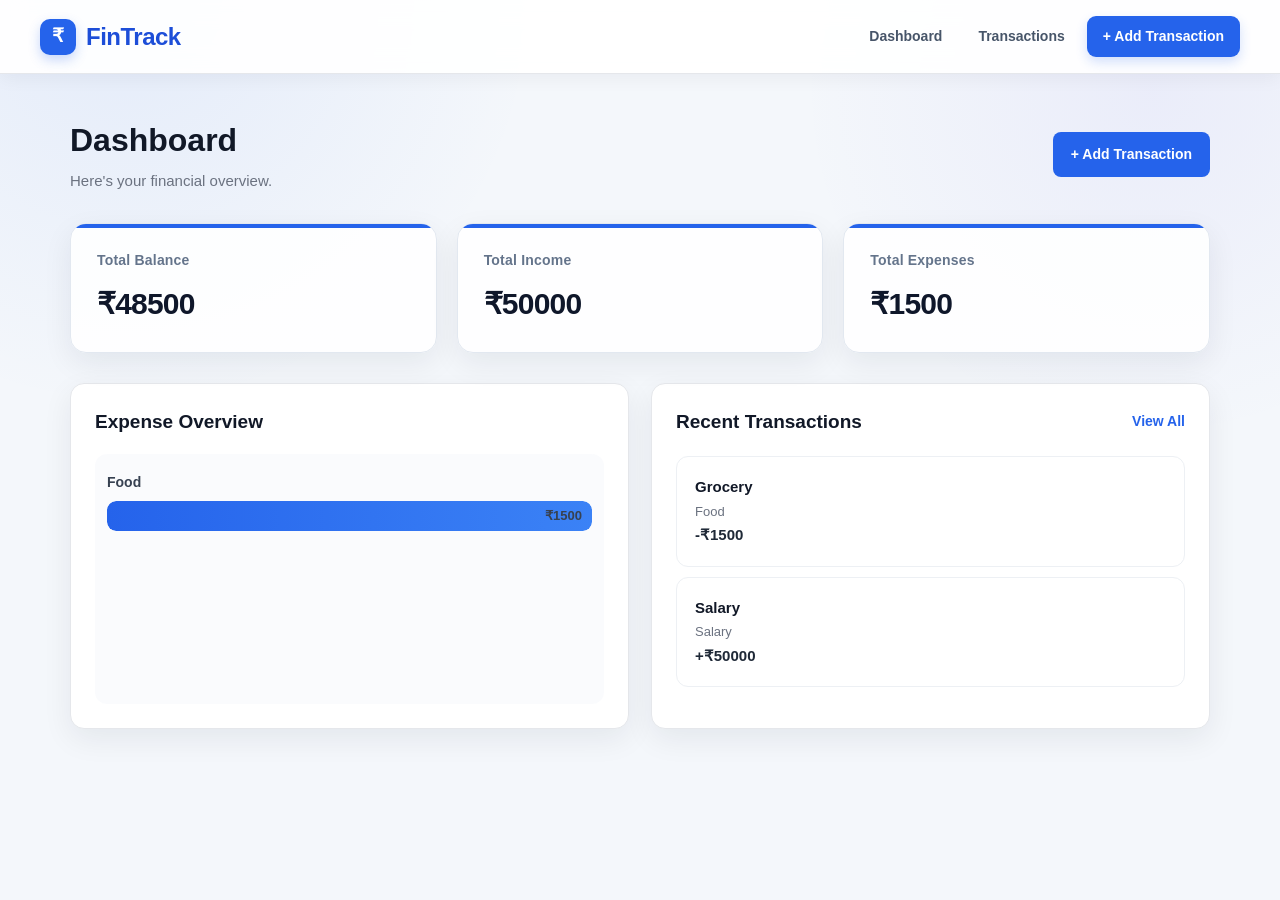
<file: index.html>
<!DOCTYPE html>
<html lang="en">
  <head>
    <meta charset="UTF-8" />
    <meta name="viewport" content="width=device-width, initial-scale=1.0">
  
    <title>FinTrack - Personal Finance Manager</title>

    <link rel="stylesheet" href="styles.css">

  </head>

  <body>
  
    <!--Navigation Bar-->
    <header class="navbar">
      <div class="logo">
        <span class="logo-icon">₹</span>
        <span>FinTrack</span>
      </div>
    
      <nav>
        <a href="index.html">Dashboard</a>
        <a href="transactions.html">Transactions</a>
        <a href="add-transaction.html" class="nav-add-btn">
          + Add Transaction
        </a>
      </nav>
    </header>

    <!--Main Dashboard-->
    <main class="dashboard">

      <!--Dashboard Header-->
      <section class="dashboard-header">

        <div>
          <h1>Dashboard</h1>
          <p>Here's your financial overview.</p>
        </div>

        <a href="add-transaction.html" class="add-btn">
          + Add Transaction
        </a>
      </section>

      <!--Summary Card-->
      <section class="summary-cards">
        
        <div class="summary-card">
          <h3>Total Balance</h3>
          <p id="total-balance">₹0</p>
        </div>

        <div class="summary-card">
          <h3>Total Income</h3>
          <p id="total-income">₹0</p>
        </div>

        <div class="summary-card">
          <h3>Total Expenses</h3>
          <p id="total-expenses">₹0</p>
        </div>

      </section>

      <!--Dashboard Content-->
      <section class="dashboard-content">

        <!--Expense Overview-->
        <div class="expense-overview">
          <h2>Expense Overview</h2>

          <div class="chart-container">
            <div id="expense-chart"></div>
          </div>

        </div>

        <!--Recent Transactions-->
        <div class="recent-transactions">
          <div class="section-header">
            <h2>Recent Transactions</h2>
            <a href="transactions.html">
              View All
            </a>
          </div>

          <div
          id="recent-transactions-list">
          <p>No transactions available.</p>
          </div>
        </div>
      </section>
    </main>

    <!--JavaScript-->
    <script src="script.js"></script>

  </body>
  </html>
</file>
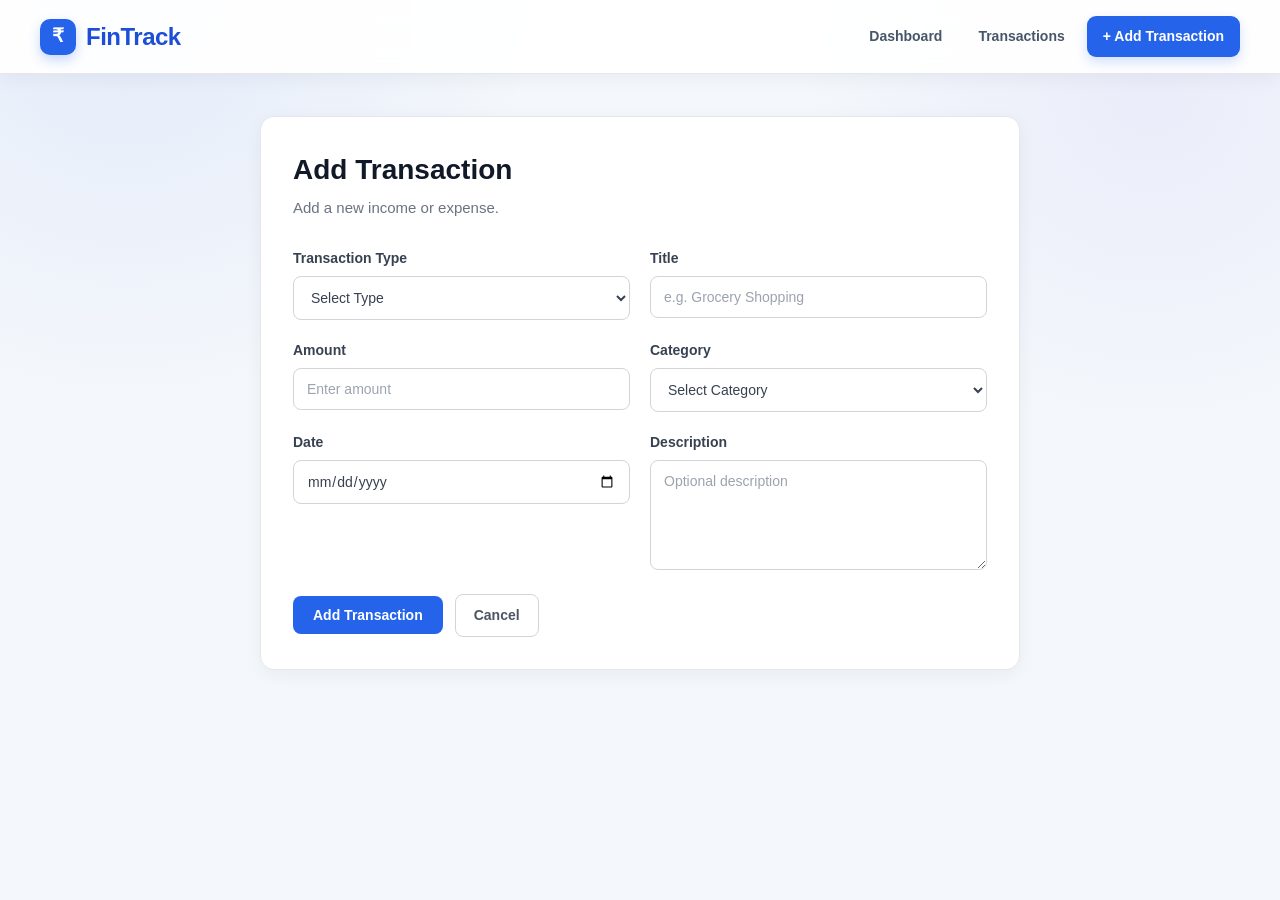
<file: add-transaction.html>
<!DOCTYPE html>
<html lang="en">
  <head>
    <meta charset="UTF-8" />
    <meta name="viewport" content="width=device-width, initial-scale=1.0">
  
    <title>Add Transaction - FinTrack</title>

    <link rel="stylesheet" href="styles.css">

  </head>

  <body>
  
    <!--Navigation Bar-->
    <header class="navbar">
      <div class="logo">
        <span class="logo-icon">₹</span>
        <span>FinTrack</span>
      </div>
    
      <nav>
        <a href="index.html">Dashboard</a>
        <a href="transactions.html">Transactions</a>
        <a href="add-transaction.html" class="nav-add-btn">
          + Add Transaction
        </a>
      </nav>
    </header>

    <!-- Add Transaction Form -->
    <main class="form-container">
      <h1>Add Transaction</h1>
      <p>Add a new income or expense.</p>
      <form id="transaction-form">
        <div class="form-group">
          <label for="type">Transaction Type</label>
          <select id="type" required>
            <option value="">Select Type</option>
            <option value="income">Income</option>
            <option value="expense">Expense</option>
          </select>
        </div>
        
        <div class="form-group">
          <label for="title">Title</label>
          <input
            type="text"
            id="title"
            placeholder="e.g. Grocery Shopping"
            required
          >
        </div>
        
        <div class="form-group">
          <label for="amount">Amount</label>
          <input
            type="number"
            id="amount"
            placeholder="Enter amount"
            min="1"
            required
          >
        </div>
        
        <div class="form-group">
          <label for="category">Category</label>
          <select id="category" required>
            <option value="">Select Category</option>
            <option value="Food">Food</option>
            <option value="Shopping">Shopping</option>
            <option value="Bills">Bills</option>
            <option value="Entertainment">Entertainment</option>
            <option value="Salary">Salary</option>
            <option value="Other">Other</option>
            <!-- existing options -->
          </select>
        </div>
        
        <div class="form-group">
          <label for="date">Date</label>
          <input type="date" id="date" required>
        </div>
        
        <div class="form-group">
          <label for="description">Description</label>
          <textarea
            id="description"
            placeholder="Optional description"
          ></textarea>
        </div>

        <!-- Transaction Type
        <label for="type">Transaction Type</label>
        <select id="type" required>
          <option value="">Select Type</option>
          <option value="income">Income</option>
          <option value="expense">Expense</option>
        </select> -->

      <!-- Title -->
      <!-- <label for="title">Title</label>
      
      <input
      type="text"
      id="title"
      placeholder="e.g. Grocery Shopping"
      required
      >
 -->

<!-- Buttons -->
<div>
  <button type="submit">Add Transaction</button>
  
  <a
  href="index.html">Cancel</a>
</div>
      </form>
    </main>
    <script src="script.js"></script>
  </body>
</html>
</file>
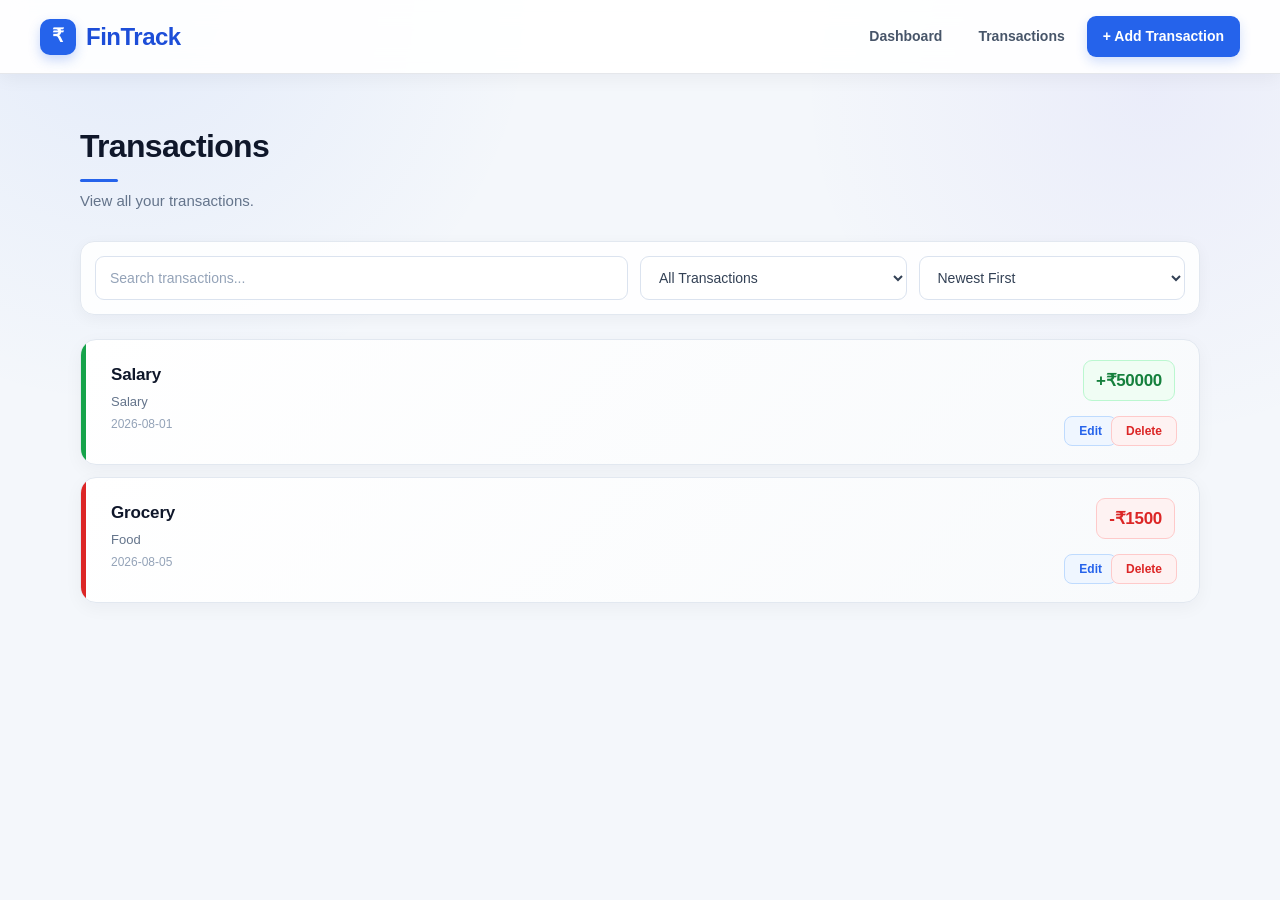
<file: transactions.html>
<!DOCTYPE html>
<html lang="en">
  <head>
    <meta charset="UTF-8" />
    <meta name="viewport" content="width=device-width, initial-scale=1.0">
  
    <title>Transaction - FinTrack</title>

    <link rel="stylesheet" href="styles.css">

  </head>

  <body>
  
    <!--Navigation Bar-->
    <header class="navbar">
      <div class="logo">
        <span class="logo-icon">₹</span>
        <span>FinTrack</span>
      </div>
    
      <nav>
        <a href="index.html">Dashboard</a>
        <a href="transactions.html">Transactions</a>
        <a href="add-transaction.html" class="nav-add-btn">
          + Add Transaction
        </a>
      </nav>
    </header>
    
    <!-- Transactions -->
    <main class="transactions-container">
      <h1>Transactions</h1>
      <p>View all your transactions.</p>

<div class="transaction-controls">
  <input
  type="text"
  id="search-input"
  placeholder="Search transactions..."
  >

  <select id="type-filter">
    <option value="all">All Transactions</option>
    <option value="income">Income</option>
    <option value="expense">Expense</option>
  </select>

  <select id="sort-filter">
    <option value="newest">Newest First</option>
    <option value="oldest">Oldest First</option>
    <option value="high">Amount: High to Low</option>
    <option value="low">Amount: Low to High</option>
  </select>
</div>

      <div id="transactions-list"></div>
    </main>

    <script src="script.js"></script>

  </body>
</html>
</file>
<file: styles.css>
/* =========================
   Basic Reset
========================= */

* {
  margin: 0;
  padding: 0;
  box-sizing: border-box;
}
body {
  font-family: Arial, sans-serif;
  background:
    radial-gradient(circle at 10% 0%, rgba(37, 99, 235, 0.08), transparent 28%),
    radial-gradient(circle at 90% 10%, rgba(79, 70, 229, 0.06), transparent 25%),
    #f4f7fb;
  color: #1f2937;
  line-height: 1.5;
  min-height: 100vh;
}

/* =========================
   Navigation Bar
========================= */
.navbar {
  display: flex;
  justify-content: space-between;
  align-items: center;
  padding: 18px 48px;
  background: rgba(255, 255, 255, 0.92);
  border-bottom: 1px solid #e5e7eb;
  box-shadow: 0 2px 12px rgba(15, 23, 42, 0.04);
  position: sticky;
  top: 0;
  z-index: 100;
  backdrop-filter: blur(10px);
}

.logo {
  font-size: 25px;
  font-weight: 700;
  color: #2563eb;
}

.navbar nav {
  display: flex;
  align-items: center;
  gap: 28px;
}

.navbar nav a {
  text-decoration: none;
  color: #4b5563;
  font-size: 15px;
  font-weight: 500;
  transition: color 0.2s ease;
}

.navbar nav a:hover {
  color: #2563eb;
}

/* =========================
   Modern Navigation
   ========================= */

   .navbar {
    position: sticky;
    top: 0;
    z-index: 1000;
  
    display: flex;
    justify-content: space-between;
    align-items: center;
  
    padding: 16px 40px;
  
    background: rgba(255, 255, 255, 0.92);
    backdrop-filter: blur(12px);
  
    border-bottom: 1px solid #e5e7eb;
    box-shadow: 0 4px 18px rgba(15, 23, 42, 0.05);
  }
  
  /* Logo */
  .logo {
    display: flex;
    align-items: center;
    gap: 10px;
  
    font-size: 24px;
    font-weight: 800;
    color: #1d4ed8;
    letter-spacing: -0.5px;
  }
  
  .logo-icon {
    display: flex;
    align-items: center;
    justify-content: center;
  
    width: 36px;
    height: 36px;
  
    background: #2563eb;
    color: white;
  
    border-radius: 10px;
  
    font-size: 19px;
    font-weight: 700;
  
    box-shadow: 0 5px 12px rgba(37, 99, 235, 0.25);
  }
  
  /* Navigation */
  .navbar nav {
    display: flex;
    align-items: center;
    gap: 8px;
  }
  
  /* Navigation Links */
  .navbar nav a {
    text-decoration: none;
    color: #475569;
  
    font-size: 14px;
    font-weight: 600;
  
    padding: 9px 14px;
    border-radius: 8px;
  
    transition: all 0.2s ease;
  }
  
  .navbar nav a:hover {
    color: #2563eb;
    background: #eff6ff;
  }
  
  /* Add Transaction */
  .navbar nav .nav-add-btn {
    background: #2563eb;
    color: white;
  
    padding: 10px 16px;
  
    border-radius: 9px;
  
    box-shadow: 0 5px 12px rgba(37, 99, 235, 0.2);
  }
  
  .navbar nav .nav-add-btn:hover {
    background: #1d4ed8;
    color: white;
    transform: translateY(-1px);
  }

/* =========================
   Dashboard
========================= */

.dashboard {
  max-width: 1200px;
  margin: 0 auto;
  padding: 42px 30px;
}

.dashboard-header {
  display: flex;
  justify-content: space-between;
  align-items: center;
  margin-bottom: 30px;
}

.dashboard-header h1 {
  font-size: 32px;
  margin-bottom: 6px;
  color: #111827;
}

.dashboard-header p {
  color: #6b7280;
  font-size: 15px;
}

/* Add Transaction Button */

.add-btn {
  display: inline-block;
  text-decoration: none;
  background-color: #2563eb;
  color: #ffffff;
  padding: 12px 18px;
  border-radius: 8px;
  font-weight: 600;
  font-size: 14px;
  transition: all 0.2s ease;
}

.add-btn:hover {
  background-color: #1d4ed8;
  transform: translateY(-1px);
}

/* =========================
   Summary Cards
========================= */

.summary-cards {
  display: grid;
  grid-template-columns: repeat(3, 1fr);
  gap: 20px;
  margin-bottom: 30px;
}

.summary-card {
  position: relative;
  background: rgba(255, 255, 255, 0.9);
  padding: 26px;
  border-radius: 16px;
  border: 1px solid #e2e8f0;
  overflow: hidden;
  box-shadow: 0 4px 14px rgba(15, 23, 42, 0.04);
  transition: transform 0.2s ease, box-shadow 0.2s ease;
}

.summary-card:hover {
  transform: translateY(-2px);
  box-shadow: 0 8px 20px rgba(15, 23, 42, 0.07);
}

.summary-card h3 {
  font-size: 14px;
  color: #64748b;
  font-weight: 600;
  letter-spacing: 0.2px;
  margin-bottom: 10px;
}

.summary-card p {
  font-size: 30px;
  font-weight: 750;
  color: #0f172a;
  letter-spacing: -0.8px;
}
.summary-card::before {
  content: "";
  position: absolute;
  top: 0;
  left: 0;
  width: 100%;
  height: 4px;
  background: #2563eb;
}

/* =========================
   Dashboard Content
========================= */

.dashboard-content {
  display: grid;
  grid-template-columns: 1fr 1fr;
  gap: 22px;
}

.expense-overview,
.recent-transactions {
  background-color: #ffffff;
  padding: 24px;
  border-radius: 14px;
  border: 1px solid #e5e7eb;
}
.summary-card,
.expense-overview,
.recent-transactions{
  box-shadow: 0 10px 30px rgba(15, 23, 42, 0.07);
  transition: transform 0.2s ease, box-shadow 0.2s ease;
}
.summary-card:hover,
.expense-overview:hover,
.recent-transactions:hover {
  transform: translateY(-2px);
  box-shadow: 0 14px 35px rgba(15, 23, 42, 0.09);
}

.expense-overview h2,
.recent-transactions h2 {
  font-size: 19px;
  color: #111827;
  margin-bottom: 18px;
}

/* =========================
   Expense Chart
========================= */

.chart-container {
  min-height: 250px;
  padding: 18px 12px;
  background: rgba(248, 250, 252, 0.7);
  border-radius: 12px;
}

#expense-chart {
  width: 100%;
}

.expense-chart-row {
  margin-bottom: 22px;
}

.expense-chart-row:last-child {
  margin-bottom: 0;
}

.expense-chart-label {
  font-size: 14px;
  font-weight: 600;
  color: #374151;
  margin-bottom: 8px;
}

.expense-bar-wrapper {
  position: relative;
  width: 100%;
  height: 30px;
  background-color: #eef2f7;
  border-radius: 9px;
  overflow: hidden;
}

.expense-bar {
  height: 100%;
  background : linear-gradient(90deg, #2563eb, #3b82f6);
  border-radius: 9px;
  transition: width 0.4s ease;
}

.expense-chart-value {
  position: absolute;
  right: 10px;
  top: 50%;
  transform: translateY(-50%);
  font-size: 13px;
  font-weight: 600;
  color: #374151;
}

/* =========================
   Recent Transactions
========================= */

.section-header {
  display: flex;
  justify-content: space-between;
  align-items: center;
}

.section-header h2 {
  margin-bottom: 0;
}

.section-header a {
  text-decoration: none;
  color: #2563eb;
  font-size: 14px;
  font-weight: 600;
  transition: color 0.2s ease;
}

.section-header a:hover {
  color: #1d4ed8;
}

#recent-transactions-list {
  display: flex;
  flex-direction: column;
  gap: 10px;
  margin-top: 20px;
}

#recent-transactions-list > div {
  padding: 16px 18px;
  border: 1px solid #edf0f4;
  border-radius: 12px;
  background-color: #ffffff;
  transition: transform 0.2s ease, box-shadow 0.2s ease,
    border-color 0.2s ease;
}

#recent-transactions-list > div:hover {
  transform: translateX(3px);
  border-color: #dbe4f0;
  box-shadow: 0 5px 16px rgba(15, 23, 42, 0.06);
}

#recent-transactions-list p {
  margin: 3px 0;
}

#recent-transactions-list p:first-child {
  font-size: 15px;
  font-weight: 600;
  color: #111827;
}

#recent-transactions-list p:nth-child(2) {
  font-size: 13px;
  color: #6b7280;
}

#recent-transactions-list p:nth-child(3) {
  font-size: 15px;
  font-weight: 700;
}

/* =========================================
   Transactions Page - Final Design
========================================= */

.transactions-container {
  max-width: 1180px;
  margin: 0 auto;
  padding: 48px 30px 60px;
}


/* =========================================
   Page Header
========================================= */

.transactions-container h1 {
  position: relative;

  width: fit-content;

  margin-bottom: 8px;

  color: #0f172a;

  font-size: 32px;
  font-weight: 750;

  letter-spacing: -0.7px;
}

.transactions-container h1::after {
  content: "";

  display: block;

  width: 38px;
  height: 3px;

  margin-top: 9px;

  background: #2563eb;

  border-radius: 20px;
}

.transactions-container > p {
  margin-bottom: 28px;

  color: #64748b;

  font-size: 15px;
}


/* =========================================
   Search & Filter Toolbar
========================================= */

.transaction-controls {
  display: grid;

  grid-template-columns: minmax(300px, 2fr) 1fr 1fr;

  gap: 12px;

  padding: 14px;

  margin-bottom: 24px;

  background: rgba(255, 255, 255, 0.9);

  border: 1px solid #e2e8f0;

  border-radius: 14px;

  box-shadow:
    0 4px 15px rgba(15, 23, 42, 0.045);
}

.transaction-controls input,
.transaction-controls select {
  width: 100%;

  min-height: 44px;

  padding: 11px 14px;

  background: #ffffff;

  color: #334155;

  border: 1px solid #dbe3ef;

  border-radius: 9px;

  font-family: inherit;
  font-size: 14px;

  transition:
    border-color 0.2s ease,
    box-shadow 0.2s ease,
    background-color 0.2s ease;
}

.transaction-controls input::placeholder {
  color: #94a3b8;
}

.transaction-controls input:hover,
.transaction-controls select:hover {
  border-color: #cbd5e1;
}

.transaction-controls input:focus,
.transaction-controls select:focus {
  outline: none;

  border-color: #2563eb;

  box-shadow:
    0 0 0 3px rgba(37, 99, 235, 0.1);
}


/* =========================================
   Transaction List
========================================= */

#transactions-list {
  display: flex;

  flex-direction: column;

  gap: 12px;
}


/* =========================================
   Transaction Card
========================================= */

#transactions-list > div {
  position: relative;

  min-height: 126px;

  padding: 22px 26px 20px 30px;

  background: linear-gradient(
    135deg,
    #ffffff 0%,
    #f8fafc 100%
  );

  border: 1px solid #e2e8f0;
  border-radius: 16px;

  box-shadow:
    0 5px 18px rgba(15, 23, 42, 0.045);

  overflow: hidden;

  transition:
    transform 0.2s ease,
    box-shadow 0.2s ease,
    border-color 0.2s ease;
}

#transactions-list > div::before {
  content: "";

  position: absolute;

  left: 0;
  top: 0;
  bottom: 0;

  width: 5px;

  background: #cbd5e1;
}

#transactions-list > div.income::before {
  background: #16a34a;
}

#transactions-list > div.expense::before {
  background: #dc2626;
}

#transactions-list > div:hover {
  transform: translateY(-3px);

  border-color: #cbd5e1;

  box-shadow:
    0 14px 30px rgba(15, 23, 42, 0.09);
}
/* =========================================
   Transaction Information
========================================= */

#transactions-list > div h3 {
  margin: 0 0 5px;

  color: #0f172a;

  font-size: 17px;
  font-weight: 700;

  letter-spacing: -0.15px;
}


/* Category */

#transactions-list > div p:nth-of-type(1) {
  margin: 0 0 3px;

  color: #64748b;

  font-size: 13px;
  font-weight: 500;
}


/* Date */

#transactions-list > div p:nth-of-type(2) {
  margin: 0;

  color: #94a3b8;

  font-size: 12px;
}


/* =========================================
   Transaction Amount
========================================= */
#transactions-list > div p:nth-of-type(3) {
  position: absolute;

  top: 20px;
  right: 24px;

  margin: 0;

  padding: 7px 12px;

  border-radius: 9px;

  font-size: 17px;
  font-weight: 750;

  letter-spacing: -0.3px;

  text-align: right;
}

#transactions-list > div p.income {
  color: #15803d;
  background: #f0fdf4;
  border: 1px solid #bbf7d0;
}

#transactions-list > div p.expense {
  color: #dc2626;
  background: #fef2f2;
  border: 1px solid #fecaca;
}

/* =========================================
   Transaction Actions
========================================= */
#transactions-list > div button {
  position: absolute;

  bottom: 18px;

  padding: 7px 14px;

  border-radius: 8px;

  font-family: inherit;
  font-size: 12px;
  font-weight: 650;

  cursor: pointer;

  transition: all 0.2s ease;
}

#transactions-list > div button:first-of-type {
  right: 82px;

  background: #eff6ff;
  color: #2563eb;

  border: 1px solid #bfdbfe;
}

#transactions-list > div button:first-of-type:hover {
  background: #dbeafe;
  border-color: #93c5fd;

  transform: translateY(-1px);

  box-shadow:
    0 4px 10px rgba(37, 99, 235, 0.12);
}

#transactions-list > div button:last-of-type {
  right: 22px;

  background: #fef2f2;
  color: #dc2626;

  border: 1px solid #fecaca;
}

#transactions-list > div button:last-of-type:hover {
  background: #fee2e2;
  border-color: #fca5a5;

  transform: translateY(-1px);

  box-shadow:
    0 4px 10px rgba(220, 38, 38, 0.12);
}
/* =========================================
   Transactions - Responsive
========================================= */

@media (max-width: 900px) {

  .transactions-container {
    padding: 36px 22px 50px;
  }

  .transaction-controls {
    grid-template-columns: 1fr 1fr;
  }

  .transaction-controls input {
    grid-column: 1 / -1;
  }
}


@media (max-width: 600px) {

  .transactions-container {
    padding: 30px 16px 40px;
  }

  .transactions-container h1 {
    font-size: 28px;
  }

  .transactions-container > p {
    font-size: 14px;
    margin-bottom: 22px;
  }

  .transaction-controls {
    grid-template-columns: 1fr;

    padding: 12px;

    gap: 10px;
  }

  .transaction-controls input {
    grid-column: auto;
  }

  #transactions-list {
    gap: 10px;
  }

  #transactions-list > div {
    min-height: 125px;

    padding: 18px 18px 18px 22px;
  }

  #transactions-list > div h3 {
    font-size: 16px;
  }

  #transactions-list > div p:nth-of-type(1) {
    font-size: 13px;
  }

  #transactions-list > div p:nth-of-type(2) {
    font-size: 12px;
  }

  #transactions-list > div p:nth-of-type(3) {
    top: 18px;
    right: 18px;

    font-size: 16px;
  }

  #transactions-list > div button {
    bottom: 17px;
  }

  #transactions-list > div button:first-of-type {
    left: 22px;
    right: auto;
  }

  #transactions-list > div button:last-of-type {
    left: 84px;
    right: auto;
  }
}
/* =========================
   Add Transaction Form
========================= */

.form-container {
  max-width: 760px;
  margin: 42px auto;
  padding: 32px;
  background-color: #ffffff;
  border: 1px solid #e5e7eb;
  border-radius: 14px;
  box-shadow: 0 5px 18px rgba(15, 23, 42, 0.05);
}

.form-container h1 {
  font-size: 28px;
  color: #111827;
  margin-bottom: 6px;
}

.form-container > p {
  color: #6b7280;
  font-size: 15px;
  margin-bottom: 28px;
}

#transaction-form {
  display: grid;
  grid-template-columns: 1fr 1fr;
  gap: 20px;
}

.form-group {
  display: flex;
  flex-direction: column;
  gap: 7px;
}

.form-group label {
  font-size: 14px;
  font-weight: 600;
  color: #374151;
}

.form-group input,
.form-group select,
.form-group textarea {
  width: 100%;
  padding: 12px 13px;
  border: 1px solid #d1d5db;
  border-radius: 8px;
  background-color: #ffffff;
  color: #374151;
  font-family: inherit;
  font-size: 14px;
  transition: border-color 0.2s ease, box-shadow 0.2s ease;
}

.form-group input::placeholder,
.form-group textarea::placeholder {
  color: #9ca3af;
}

.form-group input:focus,
.form-group select:focus,
.form-group textarea:focus {
  outline: none;
  border-color: #2563eb;
  box-shadow: 0 0 0 3px rgba(37, 99, 235, 0.1);
}

.form-group textarea {
  min-height: 110px;
  resize: vertical;
}

/* Description Full Width */

.form-group:last-of-type {
  grid-column: 1 / -1;
}

/* Form Buttons */

#transaction-form > div:last-child {
  grid-column: 1 / -1;
  display: flex;
  align-items: center;
  gap: 12px;
  margin-top: 4px;
}

#transaction-form button[type="submit"] {
  padding: 11px 20px;
  border: none;
  border-radius: 8px;
  background-color: #2563eb;
  color: #ffffff;
  font-family: inherit;
  font-size: 14px;
  font-weight: 600;
  cursor: pointer;
  transition: all 0.2s ease;
}

#transaction-form button[type="submit"]:hover {
  background-color: #1d4ed8;
  transform: translateY(-1px);
}

#transaction-form a {
  display: inline-block;
  padding: 10px 18px;
  text-decoration: none;
  color: #4b5563;
  border: 1px solid #d1d5db;
  border-radius: 8px;
  font-size: 14px;
  font-weight: 600;
  transition: all 0.2s ease;
}

#transaction-form a:hover {
  background-color: #f9fafb;
  color: #111827;
}

/* =========================
   Responsive Design
========================= */

@media (max-width: 900px) {

  .navbar {
    padding: 16px 25px;
  }

  .dashboard,
  .transactions-container {
    padding: 30px 22px;
  }

  .dashboard-content {
    grid-template-columns: 1fr;
  }

  .summary-cards {
    grid-template-columns: 1fr 1fr;
  }

  .transaction-controls {
    grid-template-columns: 1fr;
  }
}

@media (max-width: 768px) {

  .navbar {
    flex-direction: column;
    gap: 14px;
  }

  .navbar nav {
    gap: 18px;
    flex-wrap: wrap;
    justify-content: center;
  }

  .dashboard-header {
    flex-direction: column;
    align-items: flex-start;
    gap: 18px;
  }

  .summary-cards {
    grid-template-columns: 1fr;
  }

#transactions-list > div {
  padding: 18px 150px 18px 20px;
}

  #transaction-form {
    grid-template-columns: 1fr;
  }

  .form-group:last-of-type {
    grid-column: auto;
  }

  #transaction-form > div:last-child {
    grid-column: auto;
  }

  .form-container {
    margin: 25px 20px;
    padding: 24px;
  }
}

@media (max-width: 480px) {

  .dashboard,
  .transactions-container {
    padding: 25px 16px;
  }

  .navbar {
    padding: 15px 16px;
  }

  .navbar nav {
    gap: 12px;
  }

  .navbar nav a {
    font-size: 14px;
  }

  .dashboard-header h1,
  .transactions-container h1 {
    font-size: 27px;
  }

  .summary-card {
    padding: 20px;
  }

  .summary-card p {
    font-size: 24px;
  }

  .expense-overview,
  .recent-transactions {
    padding: 20px;
  }

  .form-container {
    margin: 20px 12px;
    padding: 20px;
  }
  #transactions-list > div {
    min-height: 135px;
    padding: 18px 18px 65px 20px;
  }
  
  #transactions-list > div p:nth-of-type(3) {
    top: 18px;
    right: 18px;
  }
  
  #transactions-list > div button {
    bottom: 18px;
  }
  
  #transactions-list > div button:first-of-type {
    left: 20px;
    right: auto;
  }
  
  #transactions-list > div button:last-of-type {
    left: 82px;
    right: auto;
  }
}
</file>
